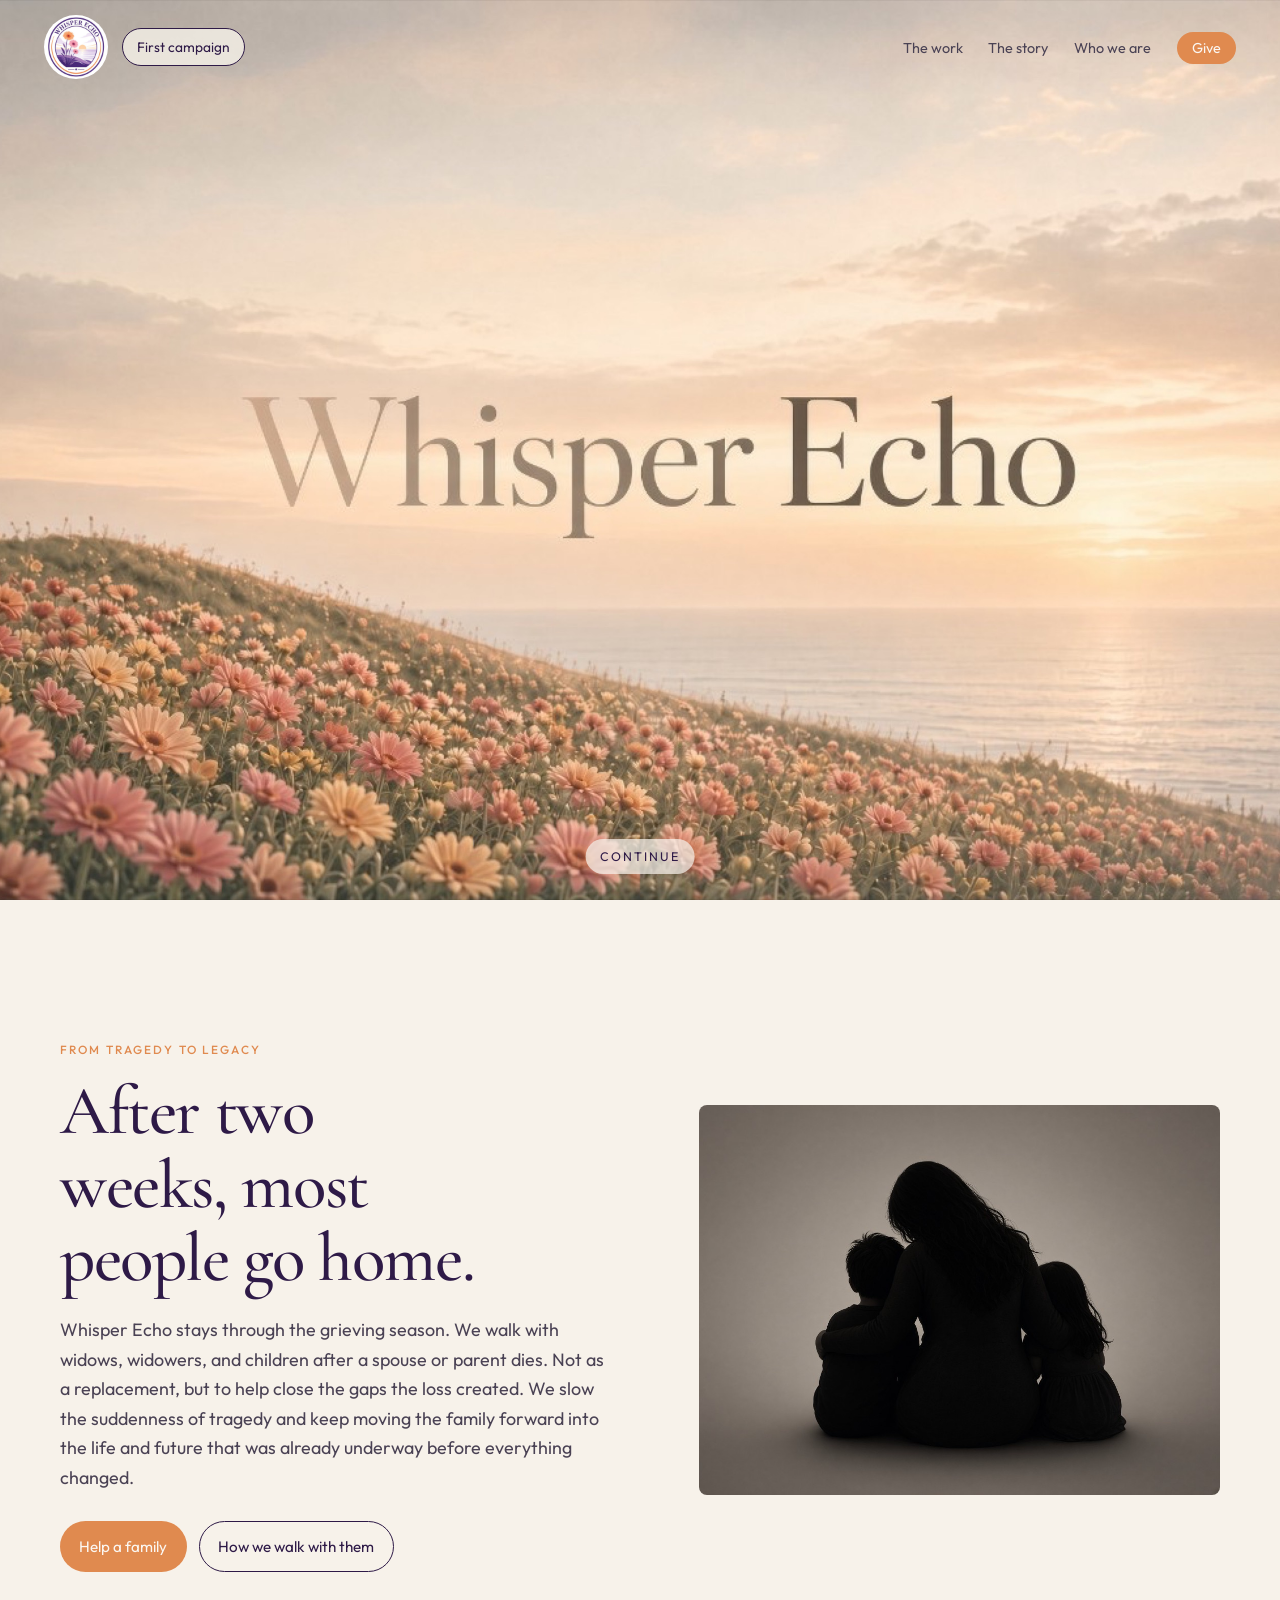
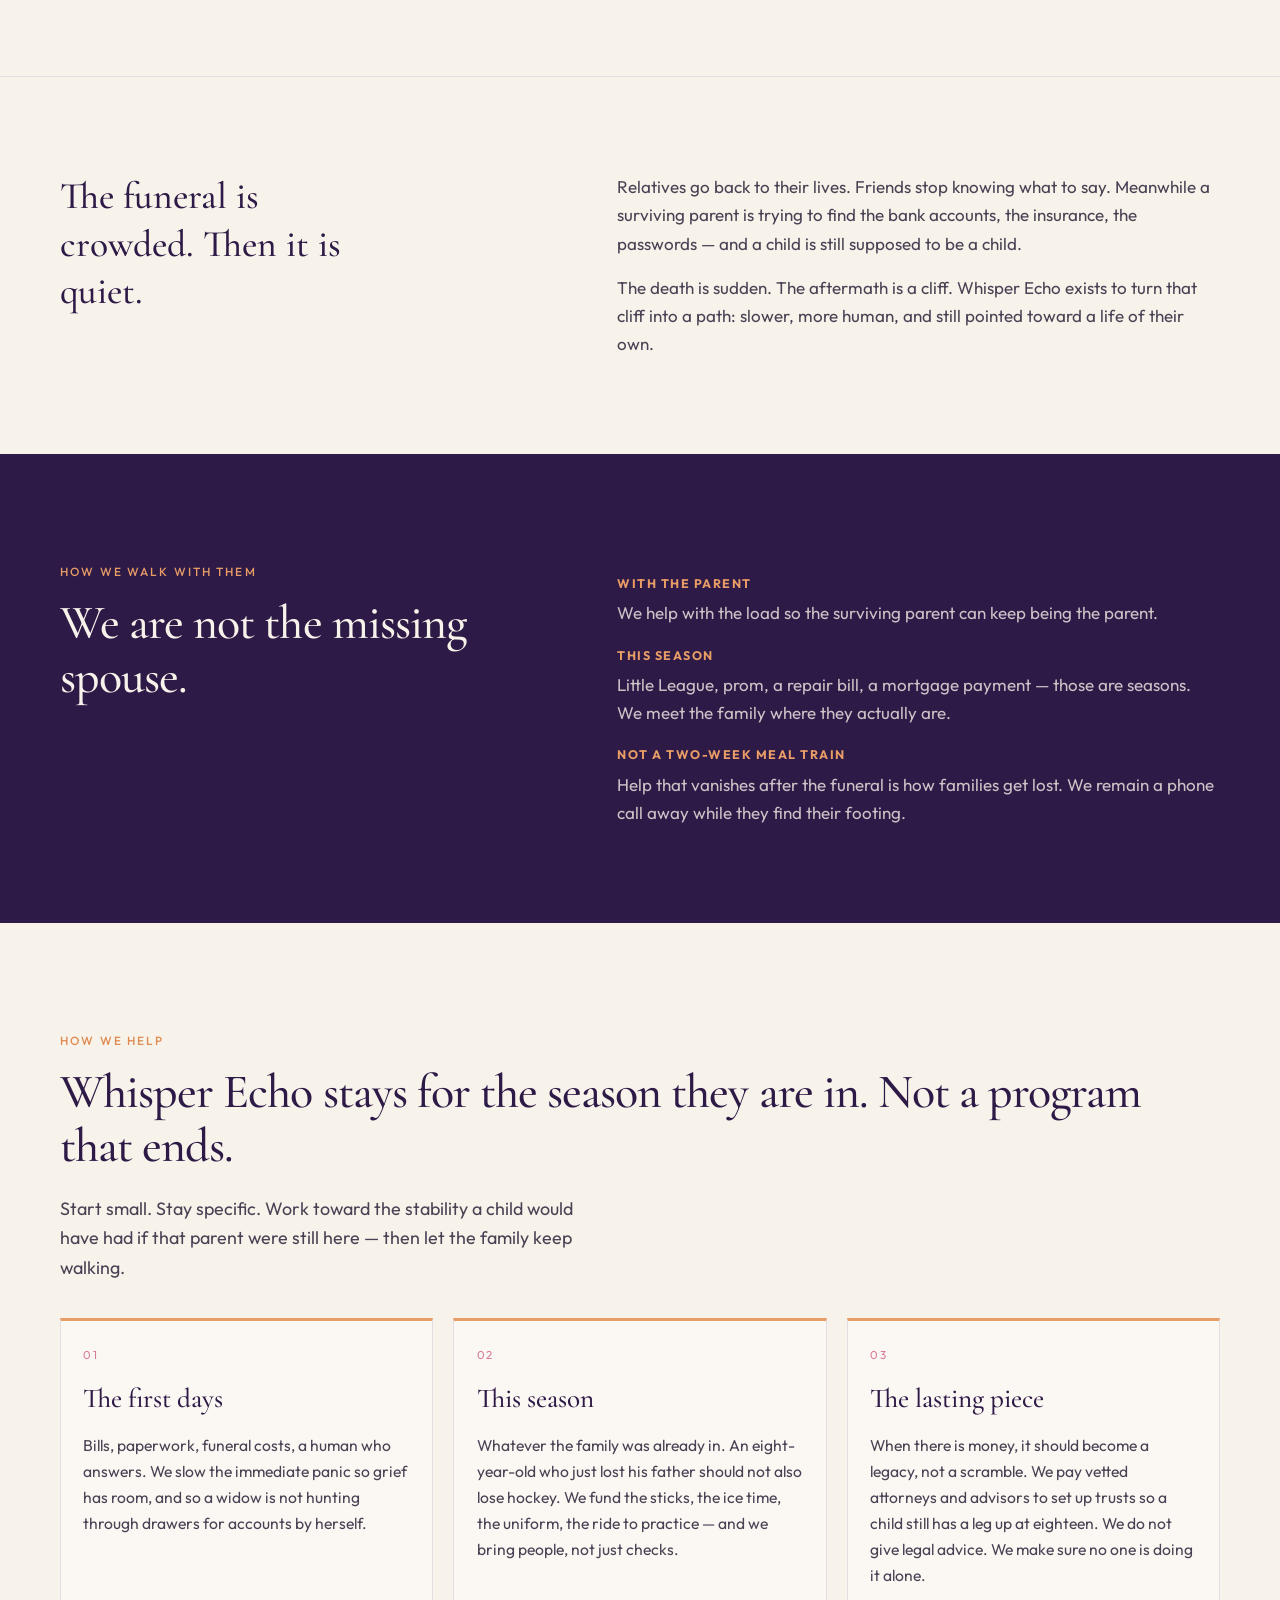
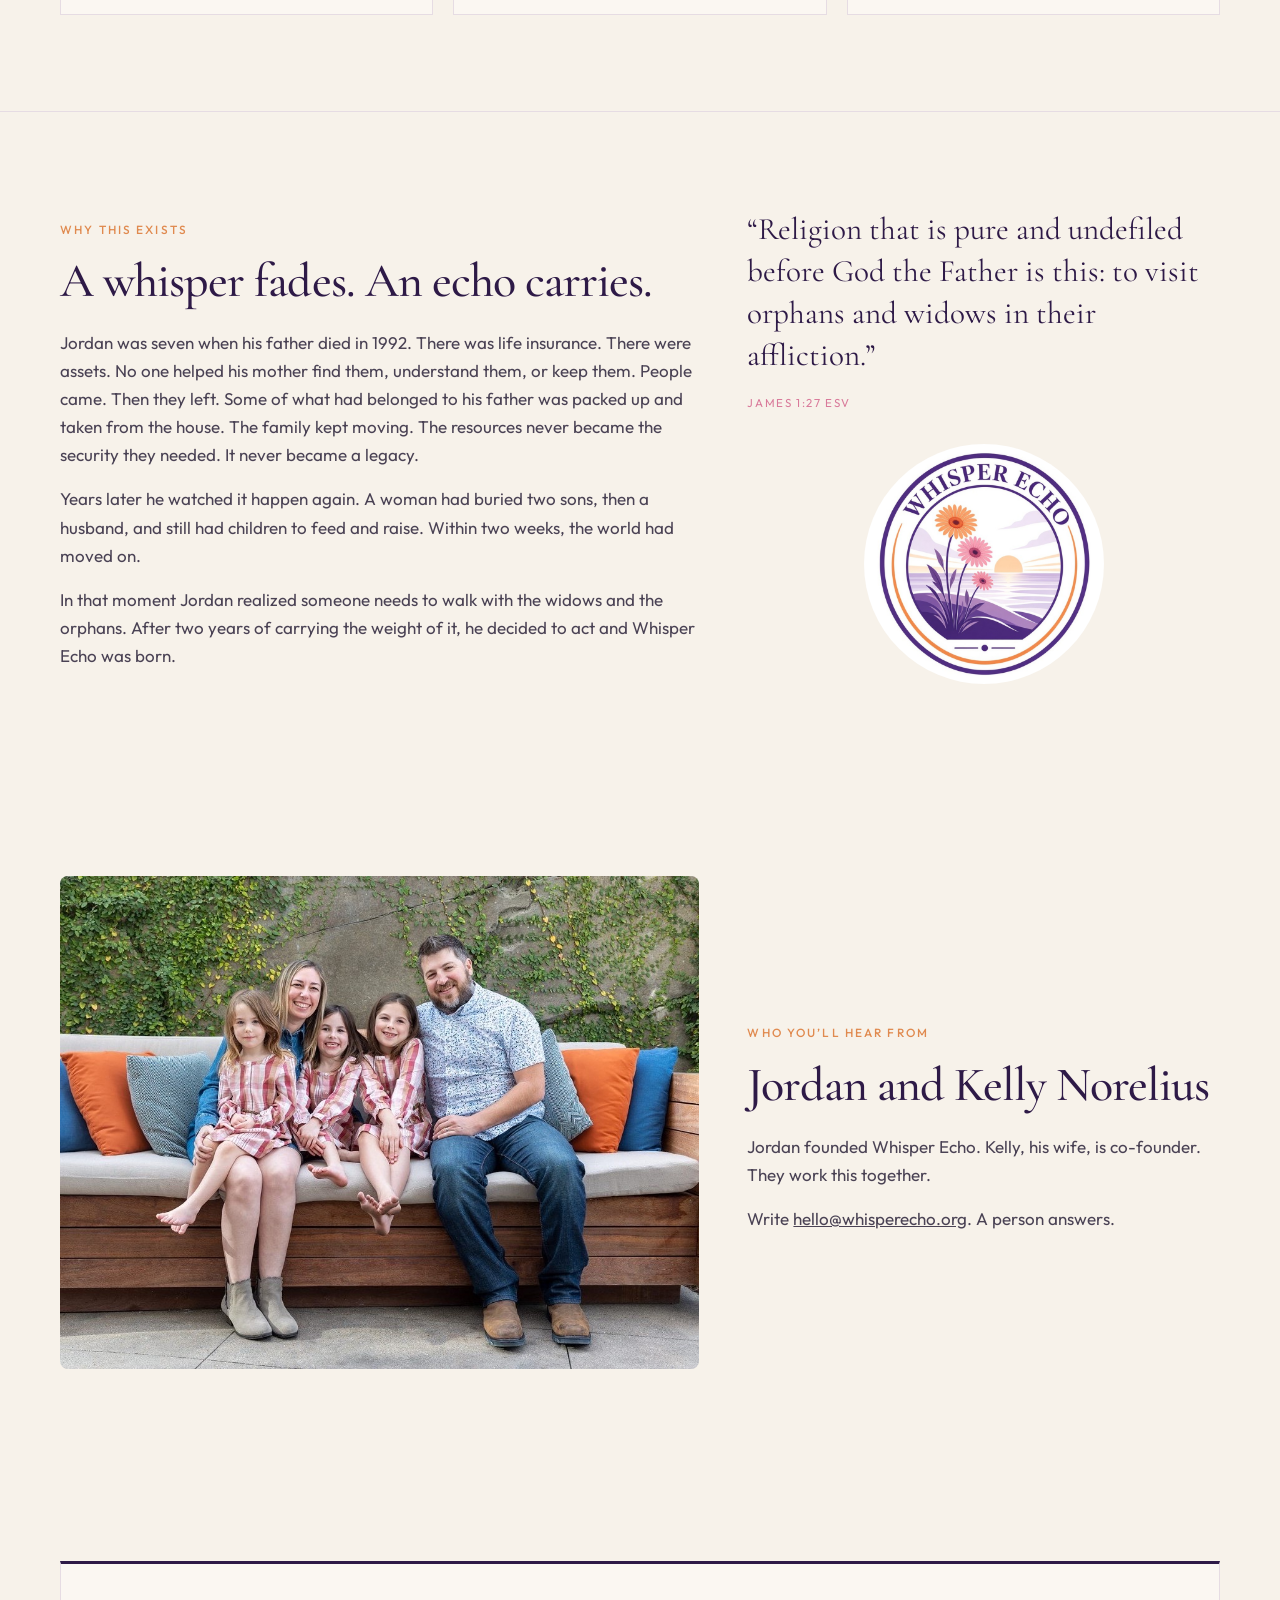
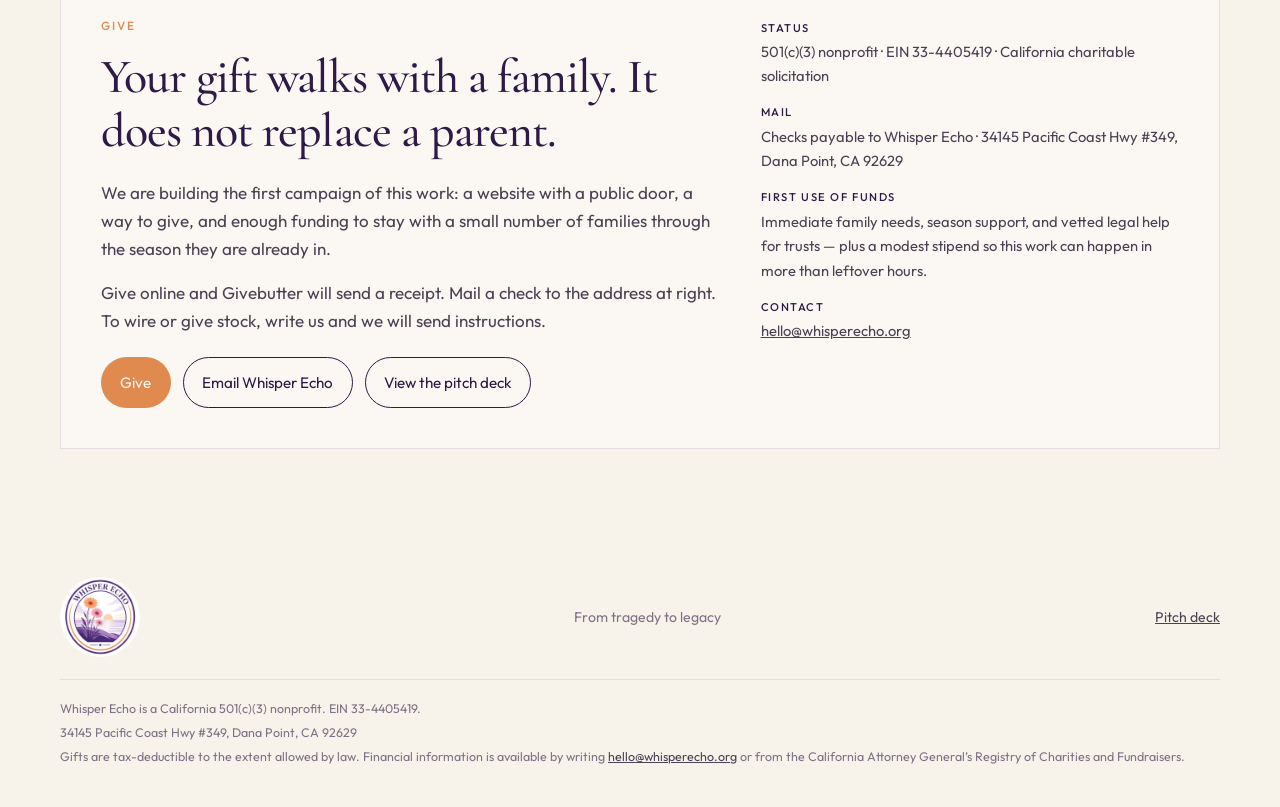
<file: index.html>
<!DOCTYPE html>
<html lang="en">
<head>
  <meta charset="UTF-8" />
  <meta name="viewport" content="width=device-width, initial-scale=1" />
  <title>Whisper Echo — From tragedy to legacy</title>
  <meta name="description" content="Whisper Echo stays through the grieving season. We walk with widows, widowers, and children after a spouse or parent dies — not as a replacement, but to help close the gaps the loss created." />
  <link rel="icon" href="assets/logo.png" type="image/png" />
  <link rel="preconnect" href="https://fonts.googleapis.com" />
  <link rel="preconnect" href="https://fonts.gstatic.com" crossorigin />
  <link href="https://fonts.googleapis.com/css2?family=Cormorant+Garamond:wght@500;600&family=Outfit:wght@400;500;600&display=swap" rel="stylesheet" />
  <link rel="stylesheet" href="css/site.css?v=7" />
</head>
<body>
  <a class="skip" href="#intro">Skip to content</a>

  <header class="nav" data-nav>
    <div class="brand-cluster">
      <a class="brand" href="#top">
        <img class="brand-mark" src="assets/logo.png" width="64" height="64" alt="Whisper Echo" />
      </a>
      <a class="campaign" href="deck.html">First campaign</a>
    </div>
    <button class="menu-btn" type="button" aria-expanded="false" aria-label="Open menu">Menu</button>
    <ul class="nav-links">
      <li><a href="#work">The work</a></li>
      <li><a href="#story">The story</a></li>
      <li><a href="#who">Who we are</a></li>
      <li><a href="https://givebutter.com/whisperecho" class="give" target="_blank" rel="noopener noreferrer">Give</a></li>
    </ul>
  </header>

  <main id="main">
    <section class="landing" id="top" data-landing aria-label="Whisper Echo">
      <div class="landing-frame">
        <video
          data-landing-video
          autoplay
          muted
          playsinline
          preload="auto"
          poster="assets/field.jpg"
          aria-hidden="true"
        >
          <source src="assets/landing.mp4" type="video/mp4" />
        </video>
      </div>
      <a class="landing-skip" href="#intro">Continue</a>
    </section>

    <section class="hero" id="intro">
      <div class="wrap hero-grid">
        <div>
          <p class="kicker">From tragedy to legacy</p>
          <h1>After two weeks, most people go home.</h1>
          <p class="lede">
            Whisper Echo stays through the grieving season. We walk with widows, widowers,
            and children after a spouse or parent dies. Not as a replacement, but to help
            close the gaps the loss created. We slow the suddenness of tragedy and keep
            moving the family forward into the life and future that was already underway
            before everything changed.
          </p>
          <div class="actions">
            <a class="btn btn-solid" href="#give">Help a family</a>
            <a class="btn btn-ghost" href="#work">How we walk with them</a>
          </div>
        </div>
        <figure class="hero-art">
          <img
            src="assets/silhouette-hero.jpg"
            width="1024"
            height="768"
            alt="Silhouette of a parent sitting with two children."
          />
        </figure>
      </div>
    </section>

    <hr class="rule" />

    <section class="band" id="problem">
      <div class="wrap split">
        <p class="pull">The funeral is crowded. Then it is quiet.</p>
        <div class="prose">
          <p>
            Relatives go back to their lives. Friends stop knowing what to say.
            Meanwhile a surviving parent is trying
            to find the bank accounts, the insurance, the passwords — and a child
            is still supposed to be a child.
          </p>
          <p>
            The death is sudden. The aftermath is a cliff. Whisper Echo exists to
            turn that cliff into a path: slower, more human, and still pointed
            toward a life of their own.
          </p>
        </div>
      </div>
    </section>

    <section class="band band-ink" id="not">
      <div class="wrap split">
        <div>
          <p class="kicker" style="color:var(--gold)">How we walk with them</p>
          <h2 class="section-title">We are not the missing spouse.</h2>
        </div>
        <div class="not-list">
          <div class="not-item">
            <h3>With the parent</h3>
            <p>We help with the load so the surviving parent can keep being the parent.</p>
          </div>
          <div class="not-item">
            <h3>This season</h3>
            <p>Little League, prom, a repair bill, a mortgage payment — those are seasons. We meet the family where they actually are.</p>
          </div>
          <div class="not-item">
            <h3>Not a two-week meal train</h3>
            <p>Help that vanishes after the funeral is how families get lost. We remain a phone call away while they find their footing.</p>
          </div>
        </div>
      </div>
    </section>

    <section class="band" id="work">
      <div class="wrap">
        <p class="kicker">How we help</p>
        <h2 class="section-title">Whisper Echo stays for the season they are in. Not a program that ends.</h2>
        <p class="lede" style="margin-bottom:2.2rem">
          Start small. Stay specific. Work toward the stability a child would have had
          if that parent were still here — then let the family keep walking.
        </p>
        <div class="seasons">
          <article class="season">
            <div class="num">01</div>
            <h3>The first days</h3>
            <p>
              Bills, paperwork, funeral costs, a human who answers. We slow the
              immediate panic so grief has room, and so a widow is not hunting
              through drawers for accounts by herself.
            </p>
          </article>
          <article class="season">
            <div class="num">02</div>
            <h3>This season</h3>
            <p>
              Whatever the family was already in. An eight-year-old who just lost
              his father should not also lose hockey. We fund the sticks, the ice
              time, the uniform, the ride to practice — and we bring people, not
              just checks.
            </p>
          </article>
          <article class="season">
            <div class="num">03</div>
            <h3>The lasting piece</h3>
            <p>
              When there is money, it should become a legacy, not a scramble.
              We pay vetted attorneys and advisors to set up trusts so a child
              still has a leg up at eighteen. We do not give legal advice.
              We make sure no one is doing it alone.
            </p>
          </article>
        </div>
      </div>
    </section>

    <hr class="rule" />

    <section class="band" id="story">
      <div class="wrap story-grid">
        <div>
          <p class="kicker">Why this exists</p>
          <h2 class="section-title">A whisper fades. An echo carries.</h2>
          <div class="prose">
            <p>
              Jordan was seven when his father died in 1992. There was life insurance.
              There were assets. No one helped his mother find them, understand them,
              or keep them. People came. Then they left. Some of what had belonged
              to his father was packed up and taken from the house. The family kept
              moving. The resources never became the security they needed. It never
              became a legacy.
            </p>
            <p>
              Years later he watched it happen again. A woman had buried two sons,
              then a husband, and still had children to feed and raise. Within two
              weeks, the world had moved on.
            </p>
            <p>
              In that moment Jordan realized someone needs to walk with the widows
              and the orphans. After two years of carrying the weight of it, he
              decided to act and Whisper Echo was born.
            </p>
          </div>
        </div>
        <div>
          <p class="quote">
            “Religion that is pure and undefiled before God the Father is this:
            to visit orphans and widows in their affliction.”
          </p>
          <p class="cite">James 1:27 ESV</p>
          <img
            class="story-seal"
            src="assets/logo.png"
            width="240"
            height="240"
            alt="Whisper Echo"
          />
        </div>
      </div>
    </section>

    <section class="band" id="who">
      <div class="wrap who-grid">
        <figure class="who-photo">
          <img
            src="assets/family.jpg"
            width="1024"
            height="790"
            alt="Jordan and Kelly Norelius with their three daughters."
          />
        </figure>
        <div>
          <p class="kicker">Who you’ll hear from</p>
          <h2 class="section-title">Jordan and Kelly Norelius</h2>
          <div class="prose">
            <p>
              Jordan founded Whisper Echo. Kelly, his wife, is co-founder.
              They work this together.
            </p>
            <p>
              Write <a href="mailto:hello@whisperecho.org">hello@whisperecho.org</a>.
              A person answers.
            </p>
          </div>
        </div>
      </div>
    </section>

    <section class="band" id="give">
      <div class="wrap">
        <div class="give-box">
          <div>
            <p class="kicker">Give</p>
            <h2 class="section-title">Your gift walks with a family. It does not replace a parent.</h2>
            <div class="prose">
              <p>
                We are building the first campaign of this work: a website with a
                public door, a way to give, and enough funding to stay with a
                small number of families through the season they are already in.
              </p>
              <p>
                Give online and Givebutter will send a receipt. Mail a check to
                the address at right. To wire or give stock, write us and we will
                send instructions.
              </p>
            </div>
            <div class="actions" style="margin-top:1.4rem">
              <a class="btn btn-solid" href="https://givebutter.com/whisperecho" target="_blank" rel="noopener noreferrer">Give</a>
              <a class="btn btn-ghost" href="mailto:hello@whisperecho.org?subject=I%20want%20to%20help%20Whisper%20Echo">Email Whisper Echo</a>
              <a class="btn btn-ghost" href="deck.html">View the pitch deck</a>
            </div>
          </div>
          <div class="meta">
            <p><strong>Status</strong> 501(c)(3) nonprofit · EIN 33-4405419 · California charitable solicitation</p>
            <p><strong>Mail</strong> Checks payable to Whisper Echo · 34145 Pacific Coast Hwy #349, Dana Point, CA 92629</p>
            <p><strong>First use of funds</strong> Immediate family needs, season support, and vetted legal help for trusts — plus a modest stipend so this work can happen in more than leftover hours.</p>
            <p><strong>Contact</strong> <a href="mailto:hello@whisperecho.org">hello@whisperecho.org</a></p>
          </div>
        </div>
      </div>
    </section>
  </main>

  <footer class="footer">
    <div class="wrap footer-row">
      <a class="footer-mark" href="#top">
        <img src="assets/logo.png" width="80" height="80" alt="Whisper Echo" />
      </a>
      <span>From tragedy to legacy</span>
      <a href="deck.html">Pitch deck</a>
    </div>
    <div class="wrap footer-legal">
      <p>Whisper Echo is a California 501(c)(3) nonprofit. EIN 33-4405419.</p>
      <p>34145 Pacific Coast Hwy #349, Dana Point, CA 92629</p>
      <p>
        Gifts are tax-deductible to the extent allowed by law. Financial information
        is available by writing
        <a href="mailto:hello@whisperecho.org">hello@whisperecho.org</a>
        or from the California Attorney General’s Registry of Charities and Fundraisers.
      </p>
    </div>
  </footer>

  <script src="js/site.js"></script>
</body>
</html>
</file>
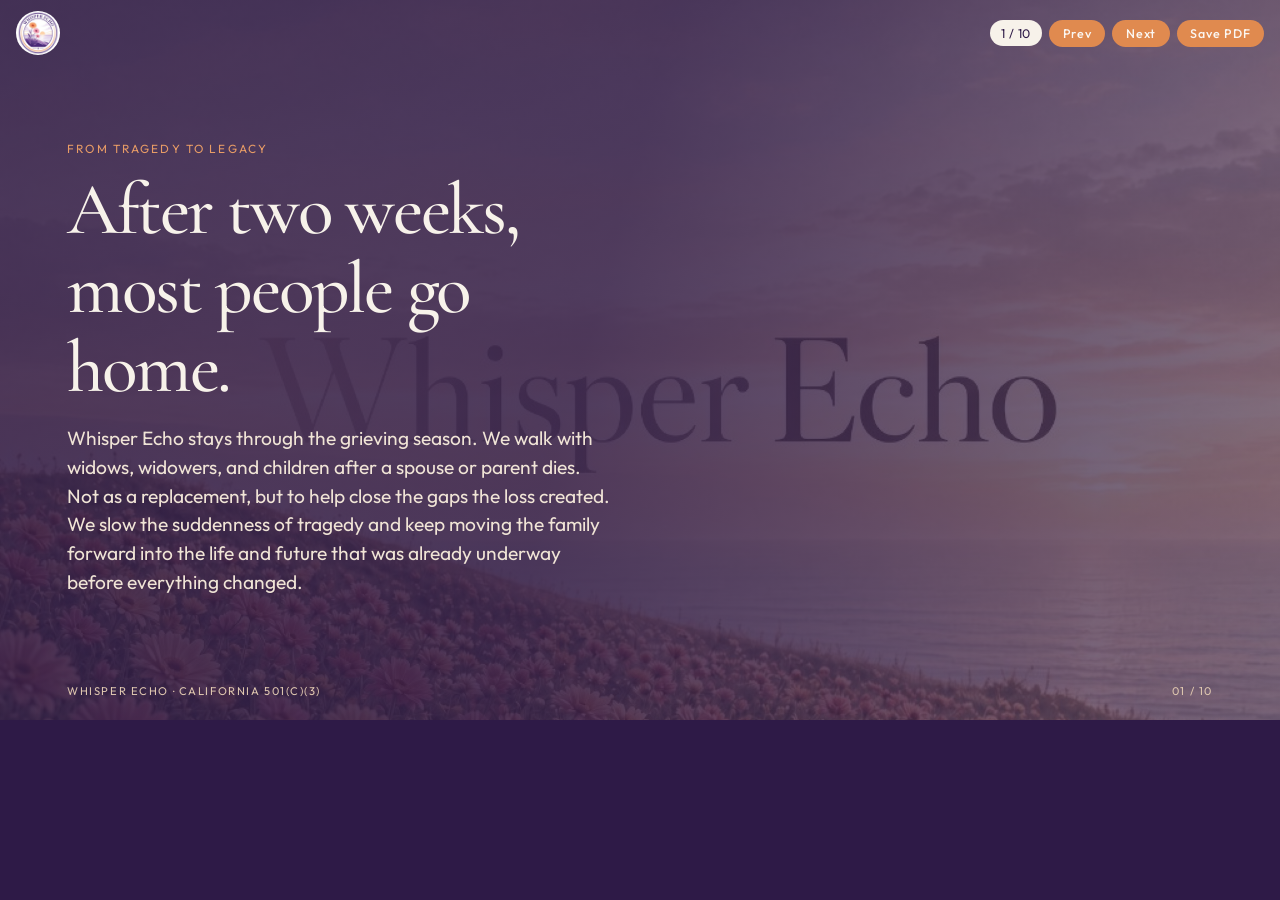
<file: deck.html>
<!DOCTYPE html>
<html lang="en">
<head>
  <meta charset="UTF-8" />
  <meta name="viewport" content="width=device-width, initial-scale=1" />
  <title>Whisper Echo — Pitch deck</title>
  <link rel="icon" href="assets/logo.png" type="image/png" />
  <link rel="preconnect" href="https://fonts.googleapis.com" />
  <link rel="preconnect" href="https://fonts.gstatic.com" crossorigin />
  <link href="https://fonts.googleapis.com/css2?family=Cormorant+Garamond:wght@500;600&family=Outfit:wght@400;500;600&display=swap" rel="stylesheet" />
  <link rel="stylesheet" href="css/deck.css?v=19" />
</head>
<body>
  <div class="chrome">
    <a class="chrome-brand" href="index.html"><img src="assets/logo.png" width="44" height="44" alt="Whisper Echo" /></a>
    <div class="chrome-controls">
      <span class="chrome-page"><span data-current>1</span> / <span data-total>10</span></span>
      <button type="button" data-prev>Prev</button>
      <button type="button" data-next>Next</button>
      <button type="button" data-print>Save PDF</button>
    </div>
  </div>

  <main class="deck">
    <section class="slide title-slide active">
      <p class="kicker">From tragedy to legacy</p>
      <h1>After two weeks, most people go home.</h1>
      <p class="lede">Whisper Echo stays through the grieving season. We walk with widows, widowers, and children after a spouse or parent dies. Not as a replacement, but to help close the gaps the loss created. We slow the suddenness of tragedy and keep moving the family forward into the life and future that was already underway before everything changed.</p>
      <div class="foot"><span>Whisper Echo · California 501(c)(3)</span><span>01 / 10</span></div>
    </section>

    <section class="slide">
      <p class="kicker">The problem</p>
      <h2>The funeral is crowded. Then it is quiet.</h2>
      <div class="columns">
        <p class="lede">Relatives leave. Friends go home. A surviving parent is still looking for bank accounts, insurance, and a reason to get a child to practice on Saturday.</p>
        <ul class="plain">
          <li>The loss is sudden. The paperwork is a second shock.</li>
          <li>Help that lasts two weeks is how families fall through.</li>
          <li>When there is money, no one helps them keep it. When there is not, the child’s season disappears too.</li>
        </ul>
      </div>
      <div class="foot"><span>Whisper Echo</span><span>02 / 10</span></div>
    </section>

    <section class="slide">
      <p class="kicker">Who we walk with</p>
      <h2>Widows, widowers, and children after a provider is gone.</h2>
      <p class="lede">A spouse. A mother. A father. Both. The name of the wound is less important than this: a household just lost the person who held the center, and most people go home in about two weeks.</p>
      <img
        class="slide-photo"
        src="assets/silhouette-deck.png"
        width="1024"
        height="768"
        alt="Silhouette of a parent holding two children."
      />
      <div class="foot"><span>Whisper Echo</span><span>03 / 10</span></div>
    </section>

    <section class="slide">
      <p class="kicker">What we are not</p>
      <h2>We will not become the missing spouse.</h2>
      <ul class="plain">
        <li>Not a permanent provider. That is a second dependency.</li>
        <li>Little League, prom, a repair bill, a mortgage payment — those are seasons. We meet the family where they actually are.</li>
        <li>Not a shelter, a hotel, or a housing empire. That can wait. This family cannot.</li>
        <li>We come, we slow the crash, we walk them into the next season, and we remain a call away.</li>
      </ul>
      <div class="foot"><span>Whisper Echo</span><span>04 / 10</span></div>
    </section>

    <section class="slide">
      <p class="kicker">The work</p>
      <h2>Three seasons.</h2>
      <div class="columns-3">
        <article class="card">
          <div class="num">01</div>
          <h3>The first days</h3>
          <p>Bills, paperwork, funeral costs, a human who answers. Slow the panic so grief has room.</p>
        </article>
        <article class="card">
          <div class="num">02</div>
          <h3>This season</h3>
          <p>Keep the life they were already in. A child who lost a parent should not also lose the team.</p>
        </article>
        <article class="card">
          <div class="num">03</div>
          <h3>The lasting piece</h3>
          <p>Pay vetted attorneys and advisors to build trusts — the leg up they would have had at eighteen.</p>
        </article>
      </div>
      <div class="foot"><span>Whisper Echo</span><span>05 / 10</span></div>
    </section>

    <section class="slide">
      <p class="kicker">What “this season” looks like</p>
      <h2>Meet the family where they already are.</h2>
      <ul class="plain">
        <li>A six-year-old whose father just died. He started T-ball. We bring the bats — and some men who will show up on Saturday.</li>
        <li>A widow with a mortgage due. We help with the payment so the house stays a home.</li>
        <li>A teenager staring at prom with one income in the house. We take that bill off the table so the night can still happen.</li>
      </ul>
      <div class="foot"><span>Whisper Echo</span><span>06 / 10</span></div>
    </section>

    <section class="slide">
      <p class="kicker">Why this exists</p>
      <h2>Jordan was seven. Two weeks later, everyone went home.</h2>
      <div class="columns">
        <p class="lede">His father died in 1992. There was life insurance. There were assets. No one helped his mother find them, understand them, or keep them. People came. Then they left. Some of what had belonged to his father was packed up and taken from the house. The family kept moving. The resources never became the security they needed. It never became a legacy.</p>
        <p class="lede">Years later he watched it happen again. A woman had buried two sons, then a husband, and still had children to feed and raise. Within two weeks, the world had moved on. In that moment Jordan realized someone needs to walk with the widows and the orphans. After two years of carrying the weight of it, he decided to act and Whisper Echo was born.</p>
      </div>
      <div class="foot"><span>Whisper Echo</span><span>07 / 10</span></div>
    </section>

    <section class="slide">
      <p class="kicker">How a gift is used</p>
      <h2>First dollars go to families. A little keeps the work alive.</h2>
      <div class="columns-3">
        <div>
          <p class="stat">40%</p>
          <p class="lede">First days — funeral, bills, paperwork, a person on the other end of the phone.</p>
        </div>
        <div>
          <p class="stat">35%</p>
          <p class="lede">This season — the child’s actual life. Equipment, dues, a ride, a dress, a teammate.</p>
        </div>
        <div>
          <p class="stat">25%</p>
          <p class="lede">Legacy setup and operations — attorney fees for trusts, compliance, and a modest stipend so this is not leftover-hour charity.</p>
        </div>
      </div>
      <div class="foot"><span>How this campaign is used · We will publish actuals</span><span>08 / 10</span></div>
    </section>

    <section class="slide">
      <p class="kicker">The ask</p>
      <p class="ask">$100,000</p>
      <p class="lede">Seed the first campaign: walk with a small number of families through the first days and the season they are already in, and start the legal relationships that turn assets into legacy.</p>
      <p class="lede" style="margin-top:1rem">We sat with this for two years because taking people’s money is a serious thing. We are licensed, banked, and cleared to solicit in California. The work is ready to begin.</p>
      <p class="lede" style="margin-top:1rem">Give: <a href="https://givebutter.com/whisperecho">givebutter.com/whisperecho</a></p>
      <div class="slide-seal">
        <img src="assets/logo.png" width="288" height="288" alt="Whisper Echo" />
      </div>
      <div class="foot"><span>Whisper Echo</span><span>09 / 10</span></div>
    </section>

    <section class="slide title-slide">
      <p class="kicker">From tragedy to legacy</p>
      <h1>When everyone else has gone home.</h1>
      <p class="lede">Jordan Norelius, President<br />Kelly Norelius, Secretary/Treasurer<br /><a href="mailto:hello@whisperecho.org">hello@whisperecho.org</a> · EIN 33-4405419<br />California 501(c)(3)<br /><a href="https://givebutter.com/whisperecho">givebutter.com/whisperecho</a></p>
      <div class="slide-qr">
        <img src="assets/give-qr.png" width="528" height="528" alt="QR code to give to Whisper Echo." />
      </div>
      <div class="foot"><span>Thank you</span><span>10 / 10</span></div>
    </section>
  </main>

  <script src="js/deck.js"></script>
</body>
</html>
</file>
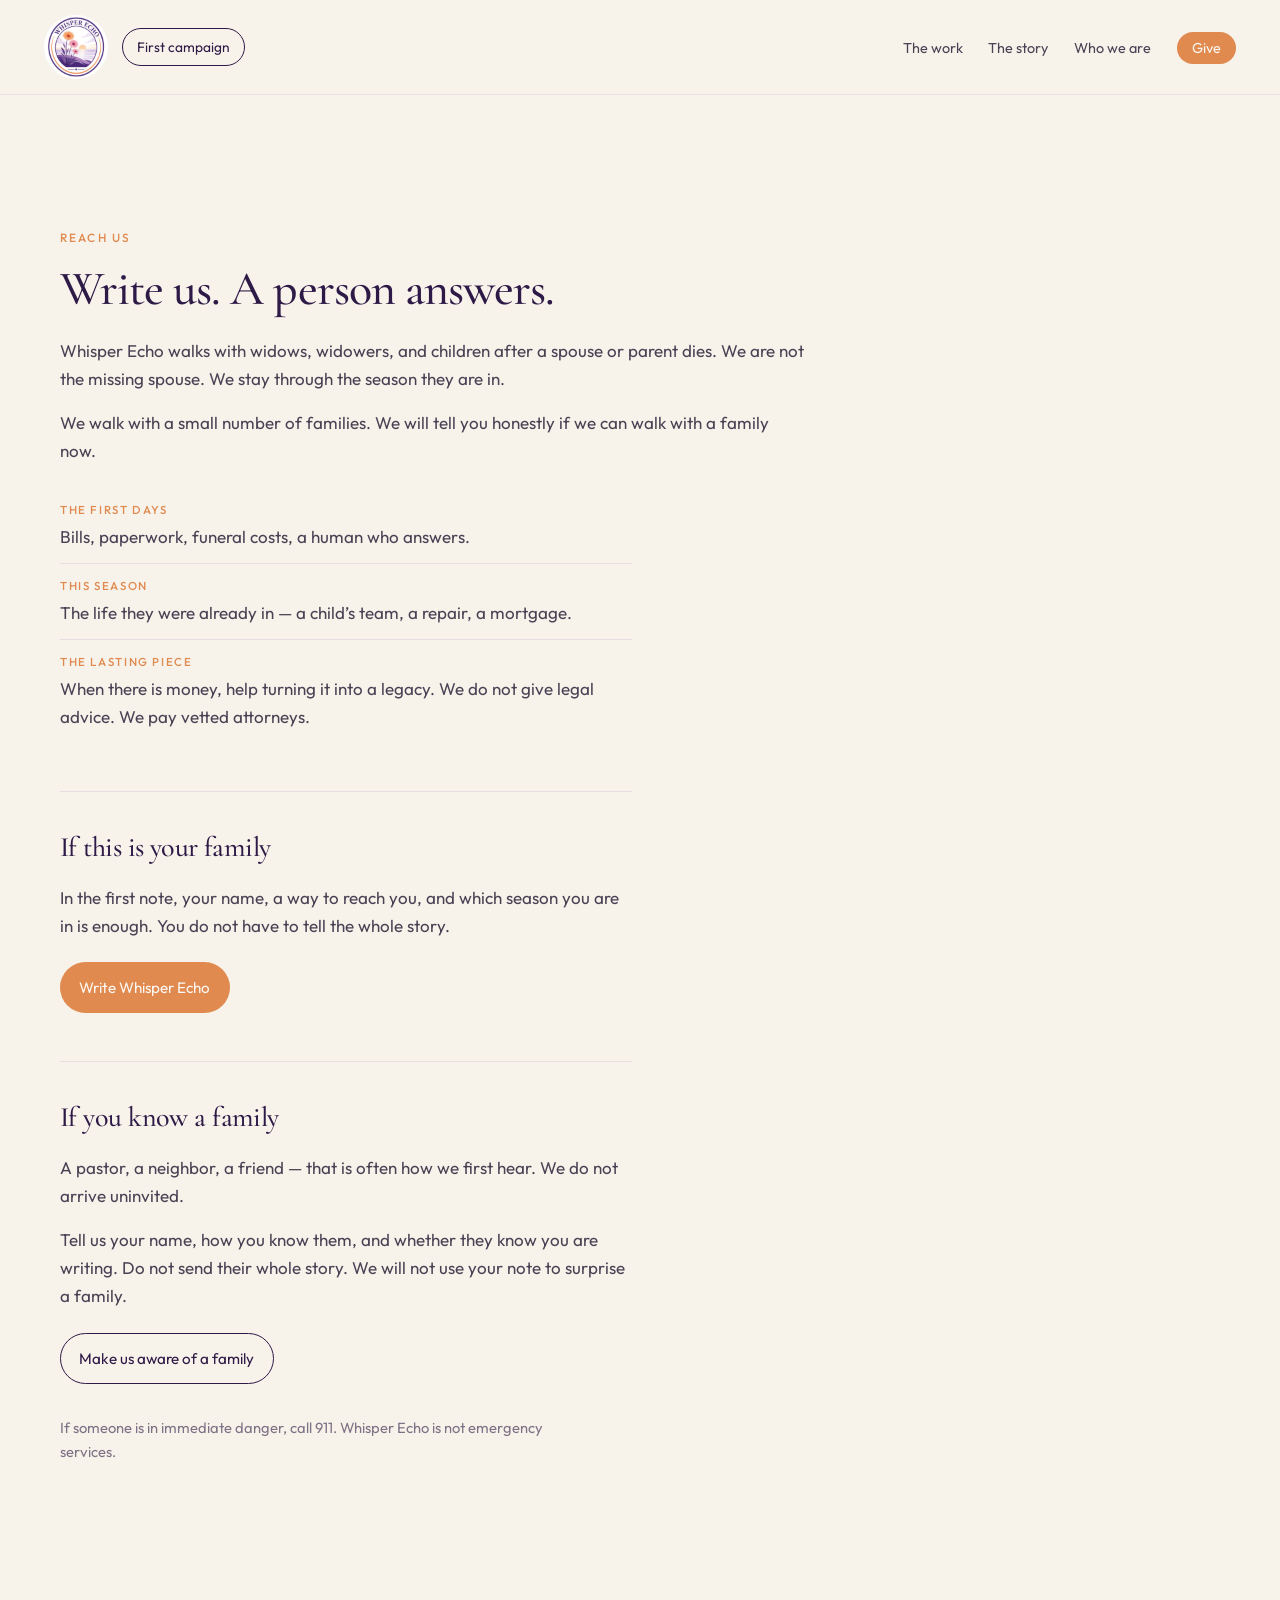
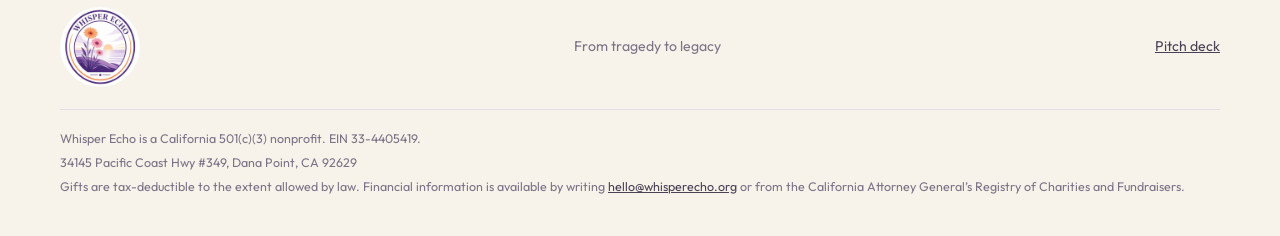
<file: help.html>
<!DOCTYPE html>
<html lang="en">
<head>
  <meta charset="UTF-8" />
  <meta name="viewport" content="width=device-width, initial-scale=1" />
  <title>Reach Whisper Echo</title>
  <meta name="robots" content="noindex" />
  <meta name="description" content="Write Whisper Echo if your family needs us, or if you know a widow, widower, or child after a spouse or parent dies." />
  <link rel="icon" href="assets/logo.png" type="image/png" />
  <link rel="preconnect" href="https://fonts.googleapis.com" />
  <link rel="preconnect" href="https://fonts.gstatic.com" crossorigin />
  <link href="https://fonts.googleapis.com/css2?family=Cormorant+Garamond:wght@500;600&family=Outfit:wght@400;500;600&display=swap" rel="stylesheet" />
  <link rel="stylesheet" href="css/site.css?v=7" />
</head>
<body class="page-inner">
  <a class="skip" href="#main">Skip to content</a>

  <header class="nav is-solid" data-nav>
    <div class="brand-cluster">
      <a class="brand" href="index.html">
        <img class="brand-mark" src="assets/logo.png" width="64" height="64" alt="Whisper Echo" />
      </a>
      <a class="campaign" href="deck.html">First campaign</a>
    </div>
    <button class="menu-btn" type="button" aria-expanded="false" aria-label="Open menu">Menu</button>
    <ul class="nav-links">
      <li><a href="index.html#work">The work</a></li>
      <li><a href="index.html#story">The story</a></li>
      <li><a href="index.html#who">Who we are</a></li>
      <li><a href="https://givebutter.com/whisperecho" class="give" target="_blank" rel="noopener noreferrer">Give</a></li>
    </ul>
  </header>

  <main id="main">
    <section class="band">
      <div class="wrap">
        <p class="kicker">Reach us</p>
        <h1 class="section-title">Write us. A person answers.</h1>
        <div class="prose">
          <p>
            Whisper Echo walks with widows, widowers, and children after a spouse
            or parent dies. We are not the missing spouse. We stay through the
            season they are in.
          </p>
          <p>
            We walk with a small number of families. We will tell you honestly
            if we can walk with a family now.
          </p>
        </div>
        <ul class="help-list">
          <li>
            <strong>The first days</strong>
            Bills, paperwork, funeral costs, a human who answers.
          </li>
          <li>
            <strong>This season</strong>
            The life they were already in — a child’s team, a repair, a mortgage.
          </li>
          <li>
            <strong>The lasting piece</strong>
            When there is money, help turning it into a legacy. We do not give legal advice. We pay vetted attorneys.
          </li>
        </ul>

        <div class="help-block">
          <h2>If this is your family</h2>
          <div class="prose">
            <p>
              In the first note, your name, a way to reach you, and which season
              you are in is enough. You do not have to tell the whole story.
            </p>
          </div>
          <div class="actions" style="margin-top:1.4rem">
            <a class="btn btn-solid" href="mailto:hello@whisperecho.org?subject=A%20family%20needs%20Whisper%20Echo">Write Whisper Echo</a>
          </div>
        </div>

        <div class="help-block">
          <h2>If you know a family</h2>
          <div class="prose">
            <p>
              A pastor, a neighbor, a friend — that is often how we first hear.
              We do not arrive uninvited.
            </p>
            <p>
              Tell us your name, how you know them, and whether they know you
              are writing. Do not send their whole story. We will not use your
              note to surprise a family.
            </p>
          </div>
          <div class="actions" style="margin-top:1.4rem">
            <a class="btn btn-ghost" href="mailto:hello@whisperecho.org?subject=I%20want%20to%20make%20Whisper%20Echo%20aware%20of%20a%20family">Make us aware of a family</a>
          </div>
        </div>
        <p class="help-urgent">
          If someone is in immediate danger, call 911. Whisper Echo is not
          emergency services.
        </p>
      </div>
    </section>
  </main>

  <footer class="footer">
    <div class="wrap footer-row">
      <a class="footer-mark" href="index.html">
        <img src="assets/logo.png" width="80" height="80" alt="Whisper Echo" />
      </a>
      <span>From tragedy to legacy</span>
      <a href="deck.html">Pitch deck</a>
    </div>
    <div class="wrap footer-legal">
      <p>Whisper Echo is a California 501(c)(3) nonprofit. EIN 33-4405419.</p>
      <p>34145 Pacific Coast Hwy #349, Dana Point, CA 92629</p>
      <p>
        Gifts are tax-deductible to the extent allowed by law. Financial information
        is available by writing
        <a href="mailto:hello@whisperecho.org">hello@whisperecho.org</a>
        or from the California Attorney General’s Registry of Charities and Fundraisers.
      </p>
    </div>
  </footer>

  <script src="js/site.js"></script>
</body>
</html>
</file>
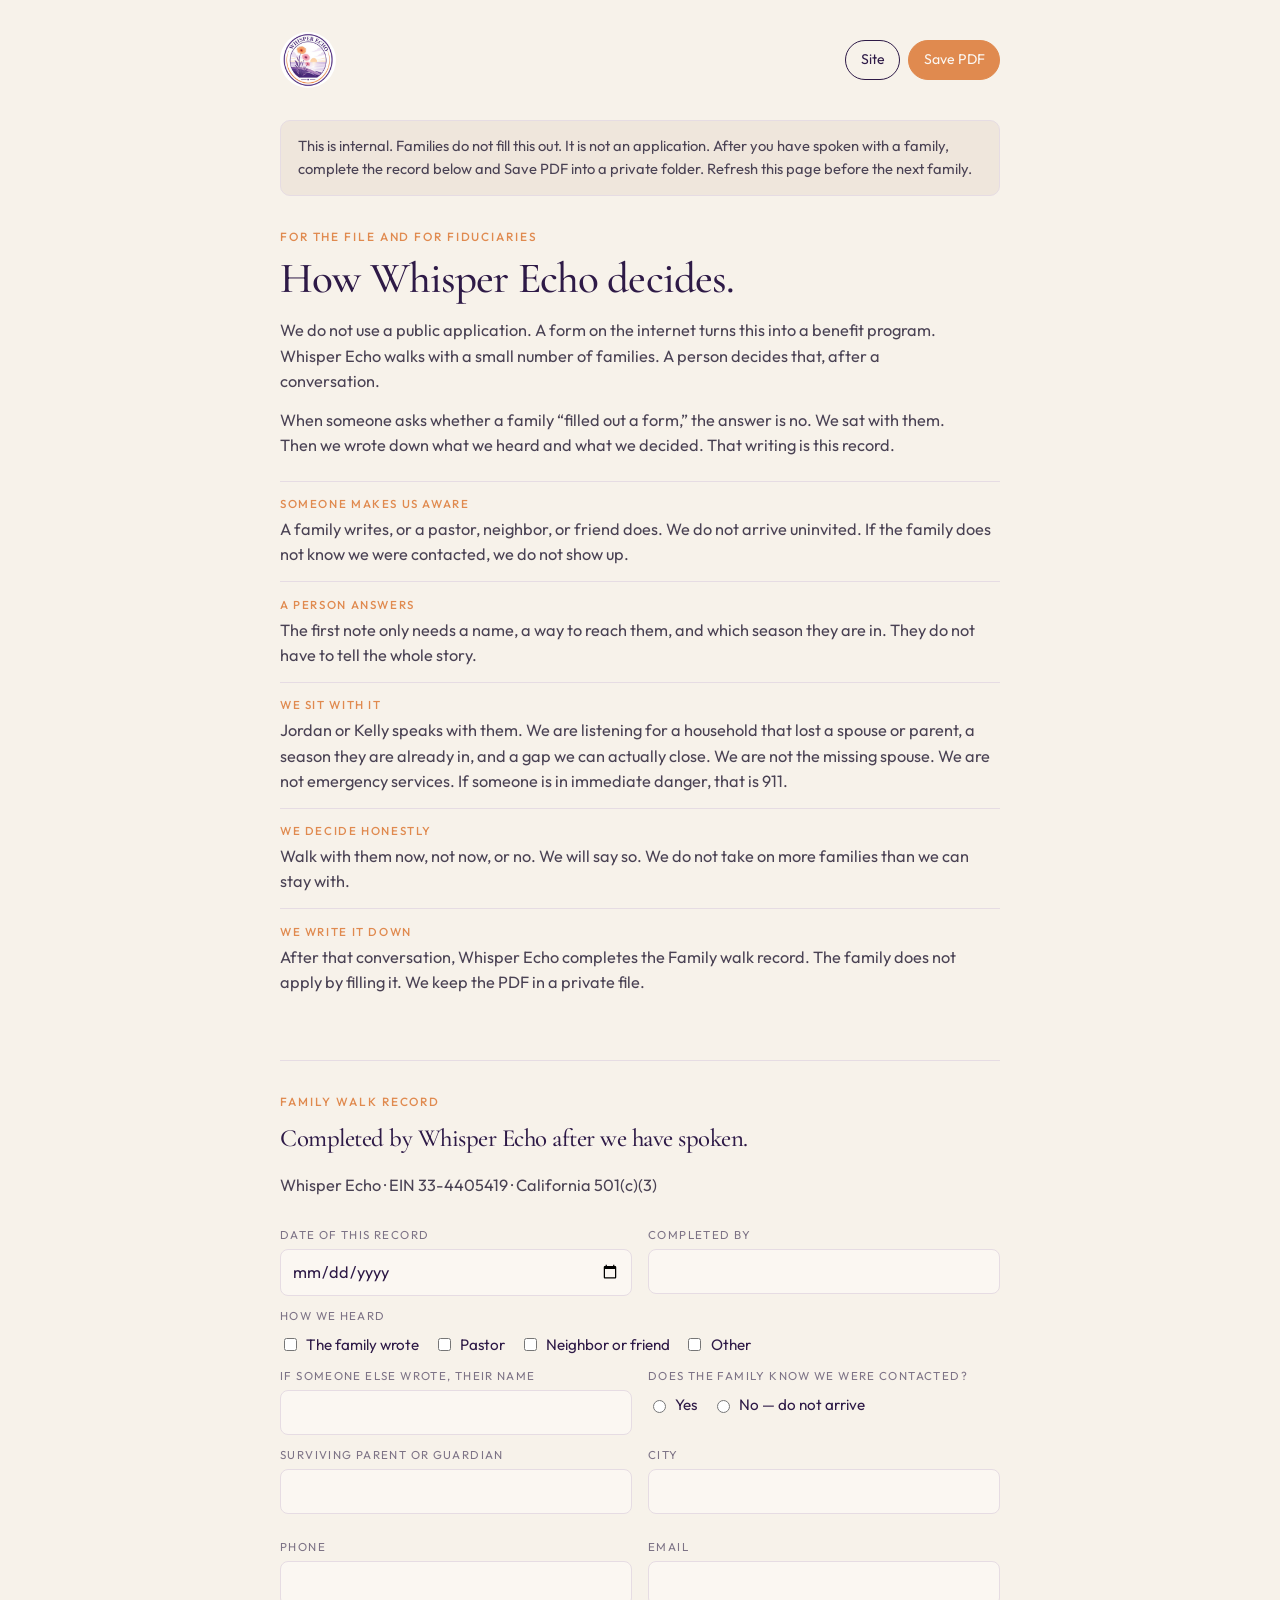
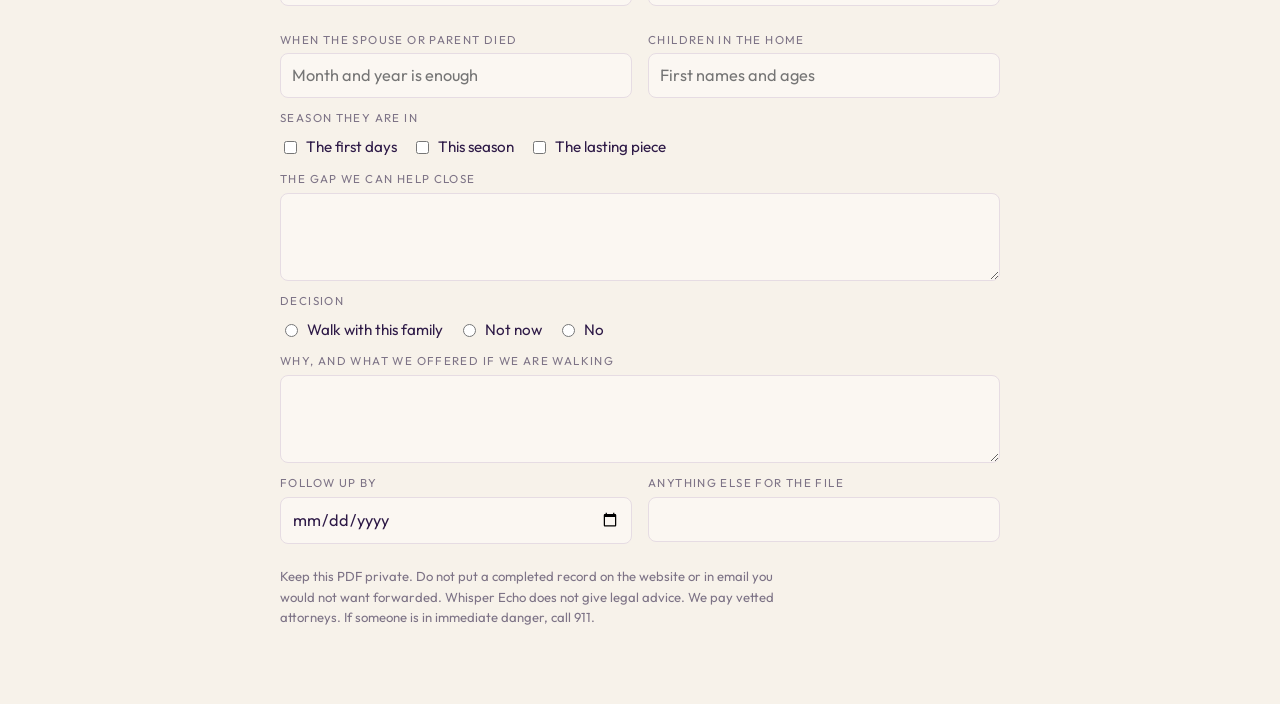
<file: how-we-decide.html>
<!DOCTYPE html>
<html lang="en">
<head>
  <meta charset="UTF-8" />
  <meta name="viewport" content="width=device-width, initial-scale=1" />
  <title>How Whisper Echo decides</title>
  <meta name="robots" content="noindex, nofollow" />
  <link rel="icon" href="assets/logo.png" type="image/png" />
  <link rel="preconnect" href="https://fonts.googleapis.com" />
  <link rel="preconnect" href="https://fonts.gstatic.com" crossorigin />
  <link href="https://fonts.googleapis.com/css2?family=Cormorant+Garamond:wght@500;600&family=Outfit:wght@400;500;600&display=swap" rel="stylesheet" />
  <link rel="stylesheet" href="css/vetting.css" />
</head>
<body>
  <div class="wrap">
    <div class="top">
      <img src="assets/logo.png" width="56" height="56" alt="Whisper Echo" />
      <div class="top-actions no-print">
        <a class="btn" href="index.html">Site</a>
        <button class="btn btn-solid" type="button" data-print>Save PDF</button>
      </div>
    </div>

    <p class="notice no-print">
      This is internal. Families do not fill this out. It is not an application.
      After you have spoken with a family, complete the record below and Save PDF
      into a private folder. Refresh this page before the next family.
    </p>

    <p class="kicker">For the file and for fiduciaries</p>
    <h1>How Whisper Echo decides.</h1>
    <div class="prose">
      <p>
        We do not use a public application. A form on the internet turns this
        into a benefit program. Whisper Echo walks with a small number of
        families. A person decides that, after a conversation.
      </p>
      <p>
        When someone asks whether a family “filled out a form,” the answer is
        no. We sat with them. Then we wrote down what we heard and what we
        decided. That writing is this record.
      </p>
    </div>
    <ol class="steps">
      <li>
        <strong>Someone makes us aware</strong>
        A family writes, or a pastor, neighbor, or friend does. We do not
        arrive uninvited. If the family does not know we were contacted, we
        do not show up.
      </li>
      <li>
        <strong>A person answers</strong>
        The first note only needs a name, a way to reach them, and which
        season they are in. They do not have to tell the whole story.
      </li>
      <li>
        <strong>We sit with it</strong>
        Jordan or Kelly speaks with them. We are listening for a household
        that lost a spouse or parent, a season they are already in, and a
        gap we can actually close. We are not the missing spouse. We are
        not emergency services. If someone is in immediate danger, that is
        911.
      </li>
      <li>
        <strong>We decide honestly</strong>
        Walk with them now, not now, or no. We will say so. We do not take
        on more families than we can stay with.
      </li>
      <li>
        <strong>We write it down</strong>
        After that conversation, Whisper Echo completes the Family walk
        record. The family does not apply by filling it. We keep the PDF
        in a private file.
      </li>
    </ol>

    <form class="sheet" autocomplete="off">
      <p class="kicker">Family walk record</p>
      <h2>Completed by Whisper Echo after we have spoken.</h2>
      <p class="prose">Whisper Echo · EIN 33-4405419 · California 501(c)(3)</p>

      <div class="grid">
        <div class="field">
          <label for="record-date">Date of this record</label>
          <input id="record-date" name="record-date" type="date" />
        </div>
        <div class="field">
          <label for="completed-by">Completed by</label>
          <input id="completed-by" name="completed-by" type="text" />
        </div>
      </div>

      <div class="field">
        <label>How we heard</label>
        <div class="choices">
          <label><input type="checkbox" name="heard" value="family" /> The family wrote</label>
          <label><input type="checkbox" name="heard" value="pastor" /> Pastor</label>
          <label><input type="checkbox" name="heard" value="neighbor" /> Neighbor or friend</label>
          <label><input type="checkbox" name="heard" value="other" /> Other</label>
        </div>
      </div>

      <div class="grid">
        <div class="field">
          <label for="referrer">If someone else wrote, their name</label>
          <input id="referrer" name="referrer" type="text" />
        </div>
        <div class="field">
          <label>Does the family know we were contacted?</label>
          <div class="choices">
            <label><input type="radio" name="knows" value="yes" /> Yes</label>
            <label><input type="radio" name="knows" value="no" /> No — do not arrive</label>
          </div>
        </div>
      </div>

      <div class="grid">
        <div class="field">
          <label for="parent">Surviving parent or guardian</label>
          <input id="parent" name="parent" type="text" />
        </div>
        <div class="field">
          <label for="city">City</label>
          <input id="city" name="city" type="text" />
        </div>
        <div class="field">
          <label for="phone">Phone</label>
          <input id="phone" name="phone" type="tel" />
        </div>
        <div class="field">
          <label for="email">Email</label>
          <input id="email" name="email" type="email" />
        </div>
        <div class="field">
          <label for="loss">When the spouse or parent died</label>
          <input id="loss" name="loss" type="text" placeholder="Month and year is enough" />
        </div>
        <div class="field">
          <label for="children">Children in the home</label>
          <input id="children" name="children" type="text" placeholder="First names and ages" />
        </div>
      </div>

      <div class="field">
        <label>Season they are in</label>
        <div class="choices">
          <label><input type="checkbox" name="season" value="first" /> The first days</label>
          <label><input type="checkbox" name="season" value="this" /> This season</label>
          <label><input type="checkbox" name="season" value="lasting" /> The lasting piece</label>
        </div>
      </div>

      <div class="field span">
        <label for="gap">The gap we can help close</label>
        <textarea id="gap" name="gap"></textarea>
      </div>

      <div class="field">
        <label>Decision</label>
        <div class="choices">
          <label><input type="radio" name="decision" value="walk" /> Walk with this family</label>
          <label><input type="radio" name="decision" value="later" /> Not now</label>
          <label><input type="radio" name="decision" value="no" /> No</label>
        </div>
      </div>

      <div class="field span">
        <label for="reason">Why, and what we offered if we are walking</label>
        <textarea id="reason" name="reason"></textarea>
      </div>

      <div class="grid">
        <div class="field">
          <label for="follow-up">Follow up by</label>
          <input id="follow-up" name="follow-up" type="date" />
        </div>
        <div class="field">
          <label for="notes">Anything else for the file</label>
          <input id="notes" name="notes" type="text" />
        </div>
      </div>

      <p class="fine">
        Keep this PDF private. Do not put a completed record on the website
        or in email you would not want forwarded. Whisper Echo does not give
        legal advice. We pay vetted attorneys. If someone is in immediate
        danger, call 911.
      </p>
    </form>
  </div>
  <script>
    document.querySelector("[data-print]")?.addEventListener("click", () => window.print());
  </script>
</body>
</html>
</file>
<file: css/site.css>
:root {
  --paper: #f7f2ea;
  --paper-2: #efe6dc;
  --ink: #4a4254;
  --ink-deep: #2e1a47;
  --muted: #7d7386;
  --rule: #e6dce3;
  --clay: #e08a4f;
  --clay-2: #c46d38;
  --rose: #d97a9a;
  --gold: #e89c66;
  --sage: #8f917c;
  --sea: #9b86b3;
  --sea-deep: #2e1a47;
  --white: #fbf7f2;
  --serif: "Cormorant Garamond", "Iowan Old Style", Palatino, serif;
  --sans: "Outfit", "Avenir Next", "Segoe UI", sans-serif;
  --measure: 68ch;
  --wide: 1160px;
  --pad: clamp(1.25rem, 4vw, 2.75rem);
}

*,
*::before,
*::after {
  box-sizing: border-box;
}

html { scroll-behavior: smooth; }

@media (prefers-reduced-motion: reduce) {
  html { scroll-behavior: auto; }
  * { animation: none !important; transition: none !important; }
  .landing-frame video { transform: none; }
}

body {
  margin: 0;
  background: var(--paper);
  color: var(--ink);
  font-family: var(--sans);
  font-size: 1.0625rem;
  line-height: 1.65;
}

img { max-width: 100%; display: block; }
a { color: inherit; }
button { font: inherit; }

.skip {
  position: absolute;
  left: -999px;
  top: 0.5rem;
  background: var(--ink-deep);
  color: var(--paper);
  padding: 0.5rem 0.85rem;
  z-index: 100;
}

.skip:focus { left: 0.5rem; }

.wrap {
  width: min(var(--wide), calc(100% - 2 * var(--pad)));
  margin-inline: auto;
}

.nav {
  position: fixed;
  top: 0;
  left: 0;
  right: 0;
  z-index: 20;
  display: flex;
  align-items: center;
  justify-content: space-between;
  gap: 1rem;
  padding: 0.95rem var(--pad);
  background: transparent;
  border-bottom: 1px solid transparent;
  transition: background 0.35s ease, border-color 0.35s ease, backdrop-filter 0.35s ease;
}

.nav.is-solid {
  background: color-mix(in srgb, var(--paper) 90%, transparent);
  backdrop-filter: blur(12px);
  border-bottom-color: color-mix(in srgb, var(--rule) 80%, transparent);
}

.brand-cluster {
  display: flex;
  align-items: center;
  gap: 0.85rem;
  min-width: 0;
}

.brand {
  display: flex;
  align-items: center;
  text-decoration: none;
  flex-shrink: 0;
}

.campaign {
  text-decoration: none;
  font-size: 0.86rem;
  white-space: nowrap;
  border: 1px solid var(--ink-deep);
  color: var(--ink-deep);
  padding: 0.4rem 0.9rem;
  border-radius: 999px;
  background: color-mix(in srgb, var(--paper) 78%, transparent);
}

.campaign:hover {
  background: var(--ink-deep);
  color: var(--paper);
}

.brand-mark {
  display: block;
  width: 64px;
  height: 64px;
  border-radius: 50%;
  object-fit: cover;
  object-position: center;
  background: var(--paper);
}

.nav-links {
  display: flex;
  align-items: center;
  gap: 1.6rem;
  list-style: none;
  margin: 0;
  padding: 0;
}

.nav-links a {
  text-decoration: none;
  font-size: 0.9rem;
  color: var(--ink);
}

.nav-links a:hover { color: var(--ink-deep); }

.nav-links .need {
  border: 1px solid var(--ink-deep);
  color: var(--ink-deep) !important;
  padding: 0.4rem 0.9rem;
  border-radius: 999px;
  background: color-mix(in srgb, var(--paper) 78%, transparent);
}

.nav-links .need:hover {
  background: var(--ink-deep);
  color: var(--paper) !important;
}

.nav-links .give {
  background: var(--clay);
  color: var(--white) !important;
  padding: 0.45rem 0.95rem;
  border-radius: 999px;
}

.menu-btn {
  display: none;
  background: none;
  border: 1px solid var(--rule);
  border-radius: 8px;
  padding: 0.4rem 0.6rem;
  cursor: pointer;
}

.landing {
  position: relative;
  height: 100dvh;
  min-height: 28rem;
  overflow: hidden;
  background: var(--paper-2);
}

.landing-frame {
  position: absolute;
  inset: 0;
}

.landing-frame video {
  width: 100%;
  height: 100%;
  max-width: none;
  object-fit: cover;
  object-position: center;
}

.landing-skip {
  position: absolute;
  left: 50%;
  bottom: 1.6rem;
  transform: translateX(-50%);
  z-index: 2;
  color: var(--ink-deep);
  text-decoration: none;
  font-size: 0.78rem;
  letter-spacing: 0.16em;
  text-transform: uppercase;
  background: color-mix(in srgb, var(--paper) 72%, transparent);
  padding: 0.45rem 0.9rem;
  border-radius: 999px;
}

.hero {
  padding: clamp(5.5rem, 12vw, 8rem) 0 clamp(4rem, 9vw, 6.5rem);
  scroll-margin-top: 0;
}

.hero-grid {
  display: grid;
  grid-template-columns: 1.05fr 0.95fr;
  gap: clamp(1.75rem, 5vw, 4rem);
  align-items: center;
}

.hero-art {
  margin: 0;
}

.hero-art img {
  width: 100%;
  height: auto;
  border-radius: 8px;
}

.kicker {
  display: inline-block;
  font-size: 0.74rem;
  font-weight: 500;
  letter-spacing: 0.18em;
  text-transform: uppercase;
  color: var(--clay);
  margin-bottom: 1rem;
}

.hero h1 {
  font-family: var(--serif);
  font-weight: 500;
  font-size: clamp(2.35rem, 5.4vw, 4.4rem);
  line-height: 1.06;
  letter-spacing: -0.02em;
  color: var(--ink-deep);
  max-width: 13ch;
  margin: 0 0 1.25rem;
}

.lede {
  max-width: 46ch;
  font-size: 1.12rem;
  color: var(--ink);
  margin: 0 0 1.8rem;
}

.actions {
  display: flex;
  flex-wrap: wrap;
  gap: 0.75rem;
}

.btn {
  display: inline-flex;
  align-items: center;
  text-decoration: none;
  padding: 0.75rem 1.15rem;
  border-radius: 999px;
  font-size: 0.95rem;
  border: 1px solid transparent;
}

.btn-solid {
  background: var(--clay);
  color: var(--white);
}

.btn-solid:hover { background: var(--clay-2); }

.btn-ghost {
  border-color: var(--ink-deep);
  color: var(--ink-deep);
}

.btn-ghost:hover {
  background: var(--ink-deep);
  color: var(--paper);
}

.rule {
  height: 1px;
  background: var(--rule);
  border: 0;
  margin: 0;
}

.band {
  padding: clamp(3.5rem, 8vw, 6rem) 0;
}

.band-ink {
  background: var(--sea-deep);
  color: var(--paper);
}

.band-ink .muted { color: color-mix(in srgb, var(--paper) 64%, transparent); }

.section-title {
  font-family: var(--serif);
  font-weight: 500;
  font-size: clamp(2rem, 4vw, 3rem);
  line-height: 1.12;
  margin: 0 0 1.25rem;
  letter-spacing: -0.02em;
  color: var(--ink-deep);
}

.band-ink .section-title { color: var(--paper); }

.muted { color: var(--muted); }

.split {
  display: grid;
  grid-template-columns: 0.9fr 1.1fr;
  gap: clamp(2rem, 5vw, 4.5rem);
  align-items: start;
}

.pull {
  font-family: var(--serif);
  font-size: clamp(1.7rem, 3.2vw, 2.35rem);
  line-height: 1.26;
  font-weight: 500;
  margin: 0;
  max-width: 16ch;
  color: var(--ink-deep);
}

.prose p { margin: 0 0 1rem; max-width: var(--measure); }
.prose p:last-child { margin-bottom: 0; }

.seasons {
  display: grid;
  grid-template-columns: repeat(3, 1fr);
  gap: 1.25rem;
}

.season {
  background: var(--white);
  border: 1px solid var(--rule);
  border-top: 3px solid var(--gold);
  padding: 1.5rem 1.4rem 1.6rem;
}

.season .num {
  font-family: var(--sans);
  letter-spacing: 0.14em;
  text-transform: uppercase;
  color: var(--rose);
  font-size: 0.72rem;
  margin-bottom: 0.85rem;
}

.season h3 {
  font-family: var(--serif);
  font-size: 1.7rem;
  font-weight: 500;
  margin: 0 0 0.7rem;
  color: var(--ink-deep);
}

.season p {
  margin: 0;
  color: var(--ink);
  font-size: 0.98rem;
}

.not-list {
  display: grid;
  gap: 1.15rem;
  margin: 1.5rem 0 0;
}

.not-item h3 {
  margin: 0 0 0.3rem;
  font-size: 0.78rem;
  letter-spacing: 0.12em;
  text-transform: uppercase;
  color: var(--gold);
}

.not-item p { margin: 0; color: color-mix(in srgb, var(--paper) 78%, transparent); }

.story-grid {
  display: grid;
  grid-template-columns: 1.15fr 0.85fr;
  gap: clamp(1.5rem, 4vw, 3rem);
  align-items: start;
}

.quote {
  font-family: var(--serif);
  font-size: clamp(1.5rem, 2.6vw, 1.95rem);
  line-height: 1.35;
  margin: 0 0 1rem;
  color: var(--ink-deep);
}

.cite {
  font-family: var(--sans);
  font-size: 0.72rem;
  color: var(--rose);
  letter-spacing: 0.14em;
  text-transform: uppercase;
}

.story-seal {
  display: block;
  width: 240px;
  height: 240px;
  margin: 2rem auto 0;
  border-radius: 50%;
  object-fit: cover;
  background: var(--paper);
}

.who-grid {
  display: grid;
  grid-template-columns: 1.15fr 0.85fr;
  gap: clamp(1.5rem, 4vw, 3rem);
  align-items: center;
}

.who-photo {
  margin: 0;
}

.who-photo img {
  width: 100%;
  height: auto;
  border-radius: 8px;
}

.give-box {
  display: grid;
  grid-template-columns: 1.2fr 0.8fr;
  gap: 2rem;
  background: var(--white);
  border: 1px solid var(--rule);
  border-top: 3px solid var(--ink-deep);
  padding: clamp(1.5rem, 4vw, 2.5rem);
}

.give-box h2 { margin-top: 0; }

.meta {
  font-size: 0.92rem;
  color: var(--ink);
}

.meta strong {
  color: var(--ink-deep);
  display: block;
  margin-bottom: 0.2rem;
  font-family: var(--sans);
  font-size: 0.7rem;
  letter-spacing: 0.14em;
  text-transform: uppercase;
  font-weight: 500;
}

.footer {
  padding: 2rem 0 2.5rem;
  color: var(--muted);
  font-size: 0.88rem;
}

.footer-row {
  display: flex;
  justify-content: space-between;
  gap: 1rem;
  flex-wrap: wrap;
  align-items: center;
}

.footer-mark img {
  display: block;
  width: 80px;
  height: 80px;
  border-radius: 50%;
  object-fit: cover;
}

.footer a { color: var(--ink); }

.footer-legal {
  margin-top: 1.35rem;
  padding-top: 1.2rem;
  border-top: 1px solid var(--rule);
  font-size: 0.78rem;
  line-height: 1.55;
  color: var(--muted);
}

.footer-legal p { margin: 0 0 0.3rem; }

.footer-legal p:last-child { margin-bottom: 0; }

.page-inner .nav {
  background: color-mix(in srgb, var(--paper) 90%, transparent);
  backdrop-filter: blur(12px);
  border-bottom-color: color-mix(in srgb, var(--rule) 80%, transparent);
}

.page-inner main {
  padding-top: 7.5rem;
}

.help-list {
  margin: 1.4rem 0 0;
  padding: 0;
  list-style: none;
}

.help-list li {
  padding: 0.75rem 0;
  border-bottom: 1px solid var(--rule);
  max-width: 52ch;
}

.help-list li:last-child { border-bottom: 0; }

.help-list strong {
  display: block;
  font-family: var(--sans);
  font-size: 0.72rem;
  letter-spacing: 0.14em;
  text-transform: uppercase;
  font-weight: 500;
  color: var(--clay);
  margin-bottom: 0.25rem;
}

.help-urgent {
  margin-top: 2rem;
  font-size: 0.92rem;
  color: var(--muted);
  max-width: 52ch;
}

.help-block {
  margin-top: 3rem;
  padding-top: 2rem;
  border-top: 1px solid var(--rule);
  max-width: 52ch;
}

.help-block h2 {
  font-family: var(--serif);
  font-weight: 500;
  font-size: 1.75rem;
  letter-spacing: -0.02em;
  color: var(--ink-deep);
  margin: 0 0 0.85rem;
}

@media (max-width: 420px) {
  .campaign {
    font-size: 0.78rem;
    padding: 0.35rem 0.7rem;
  }
}

@media (max-width: 860px) {
  .menu-btn { display: inline-flex; }
  .nav-links {
    display: none;
    position: absolute;
    top: 100%;
    left: 0;
    right: 0;
    background: var(--paper);
    border-bottom: 1px solid var(--rule);
    flex-direction: column;
    align-items: flex-start;
    padding: 1rem var(--pad) 1.2rem;
    gap: 0.9rem;
  }
  .nav.open .nav-links { display: flex; }
  .split,
  .seasons,
  .story-grid,
  .who-grid,
  .give-box,
  .hero-grid {
    grid-template-columns: 1fr;
  }
}
</file>
<file: css/deck.css>
:root {
  --paper: #f7f2ea;
  --ink: #4a4254;
  --ink-deep: #2e1a47;
  --muted: #7d7386;
  --rule: #e6dce3;
  --clay: #e08a4f;
  --gold: #e89c66;
  --rose: #d97a9a;
  --sea: #9b86b3;
  --sea-deep: #2e1a47;
  --serif: "Cormorant Garamond", Palatino, serif;
  --sans: "Outfit", "Avenir Next", sans-serif;
}

* { box-sizing: border-box; }

html, body {
  margin: 0;
  height: 100%;
  background: var(--sea-deep);
  color: var(--ink);
  font-family: var(--sans);
}

.chrome {
  position: fixed;
  top: 0;
  left: 0;
  right: 0;
  z-index: 5;
  display: flex;
  justify-content: space-between;
  align-items: center;
  padding: 0.7rem 1rem;
  color: #f3e8dc;
  font-size: 0.78rem;
  letter-spacing: 0.04em;
  text-transform: none;
  font-family: var(--serif);
}

.chrome a {
  color: inherit;
  background: none;
  border: 0;
  cursor: pointer;
  text-decoration: none;
}

.chrome-brand img {
  display: block;
  width: 44px;
  height: 44px;
  border-radius: 50%;
  object-fit: cover;
  background: var(--paper);
}

.chrome-controls {
  display: flex;
  align-items: center;
  gap: 0.45rem;
}

.chrome-page {
  background: var(--paper);
  color: var(--ink-deep);
  padding: 0.35rem 0.7rem;
  border-radius: 999px;
  font-family: var(--sans);
  font-size: 0.78rem;
}

.chrome-controls button {
  background: var(--clay);
  color: #fbf7f2;
  border: 0;
  cursor: pointer;
  padding: 0.38rem 0.85rem;
  border-radius: 999px;
  letter-spacing: 0.06em;
  font-family: var(--sans);
  font-size: 0.78rem;
  font-weight: 500;
}

.chrome-controls button:hover {
  background: var(--gold);
}

.deck {
  height: 100%;
  overflow: hidden;
}

.slide {
  display: none;
  width: min(100vw, calc(100vh * 16 / 9));
  height: min(100vh, calc(100vw * 9 / 16));
  margin: 0 auto;
  background: var(--paper);
  padding: 4.5rem 4.2rem 3.4rem;
  position: relative;
}

.slide.active { display: flex; flex-direction: column; justify-content: center; }

.slide-photo {
  position: absolute;
  top: 50%;
  left: 48%;
  right: auto;
  transform: translateY(-50%);
  width: min(44.5%, 25.4rem);
  height: auto;
  pointer-events: none;
}

.slide-seal {
  position: absolute;
  top: 54%;
  left: 52%;
  transform: translateY(-50%);
  width: 19.1rem;
  height: 19.1rem;
  border-radius: 50%;
  overflow: hidden;
  background: var(--paper);
  pointer-events: none;
}

.slide-seal img {
  display: block;
  width: 100%;
  height: 100%;
  object-fit: cover;
  border-radius: 50%;
}

.slide.title-slide {
  background:
    linear-gradient(105deg, rgba(46, 26, 71, 0.84) 0 46%, rgba(46, 26, 71, 0.58) 100%),
    url("../assets/field.jpg") 70% 30% / cover no-repeat;
  color: var(--paper);
}

.kicker {
  font-size: 0.74rem;
  letter-spacing: 0.18em;
  text-transform: uppercase;
  color: var(--clay);
  margin: 0 0 0.85rem;
}

.title-slide .kicker { color: var(--gold); }

h1, h2 {
  font-family: var(--serif);
  font-weight: 500;
  letter-spacing: -0.03em;
  line-height: 1.08;
  margin: 0 0 1rem;
  color: var(--ink-deep);
}

.title-slide h1 { color: var(--paper); }

h1 { font-size: clamp(2.6rem, 6vw, 4.6rem); max-width: 14ch; }
h2 { font-size: clamp(2rem, 4.4vw, 3.2rem); max-width: 18ch; }

.lede {
  font-size: 1.2rem;
  line-height: 1.5;
  max-width: 42ch;
  color: var(--ink);
  margin: 0;
}

.title-slide .lede { color: #f0e4d6; }

.lede a {
  color: inherit;
  text-underline-offset: 0.14em;
}

.slide-qr {
  position: absolute;
  right: 4.2rem;
  bottom: 3.2rem;
  width: 6.4rem;
  height: 6.4rem;
  padding: 0.35rem;
  background: var(--paper);
  border-radius: 4px;
}

.slide-qr img {
  display: block;
  width: 100%;
  height: 100%;
}

.columns {
  display: grid;
  grid-template-columns: 1fr 1fr;
  gap: 2.2rem;
  margin-top: 0.5rem;
}

.columns-3 {
  display: grid;
  grid-template-columns: 1fr 1fr 1fr;
  gap: 1.2rem;
  margin-top: 1.2rem;
}

.card {
  background: #fbf7f2;
  border: 1px solid var(--rule);
  padding: 1.15rem 1.1rem 1.2rem;
}

.card .num {
  font-family: var(--sans);
  letter-spacing: 0.12em;
  color: var(--clay);
  font-size: 0.78rem;
  margin-bottom: 0.4rem;
}

.card h3 { font-family: var(--serif); font-size: 1.5rem; font-weight: 500; margin: 0 0 0.45rem; }
.card p { margin: 0; color: var(--ink); font-size: 0.95rem; line-height: 1.45; }

ul.plain {
  margin: 0;
  padding: 0;
  list-style: none;
}

ul.plain li {
  padding: 0.7rem 0;
  border-bottom: 1px solid var(--rule);
  font-size: 1.12rem;
  line-height: 1.4;
}

ul.plain li:last-child { border-bottom: 0; }

.stat {
  font-family: var(--serif);
  font-size: 2.4rem;
  margin: 0 0 0.3rem;
  color: var(--ink-deep);
}

.foot {
  position: absolute;
  left: 4.2rem;
  right: 4.2rem;
  bottom: 1.4rem;
  display: flex;
  justify-content: space-between;
  font-size: 0.7rem;
  letter-spacing: 0.14em;
  text-transform: uppercase;
  font-family: var(--sans);
  color: var(--muted);
}

.title-slide .foot { color: #e0c8b0; }

.ask {
  font-family: var(--serif);
  font-size: clamp(2.4rem, 5vw, 3.6rem);
  margin: 0.4rem 0 0.8rem;
  color: var(--ink-deep);
}

@media screen and (max-width: 900px) {
  .chrome {
    padding: calc(0.55rem + env(safe-area-inset-top, 0px)) 0.75rem 0.55rem;
  }

  .chrome-controls [data-print] {
    display: none;
  }

  .chrome-controls button {
    padding: 0.34rem 0.7rem;
    font-size: 0.72rem;
  }

  .slide {
    width: 100%;
    height: 100%;
    padding: 5.1rem 1.35rem 3.6rem;
  }

  .slide.active {
    justify-content: flex-start;
    overflow-y: auto;
  }

  h1 {
    font-size: 2.15rem;
    max-width: 12ch;
  }

  h2 {
    font-size: 1.7rem;
    max-width: none;
  }

  .lede {
    font-size: 1.02rem;
    max-width: none;
  }

  .ask { font-size: 2.4rem; }

  .columns,
  .columns-3 {
    grid-template-columns: 1fr;
    gap: 1rem;
    margin-top: 0.85rem;
  }

  .slide-photo {
    position: static;
    transform: none;
    width: min(72%, 15rem);
    margin: 1.4rem auto 0;
  }

  .slide-seal {
    position: static;
    transform: none;
    width: 10.5rem;
    height: 10.5rem;
    margin: 1.4rem auto 0;
  }

  .foot {
    left: 1.35rem;
    right: 1.35rem;
    bottom: 1rem;
  }

  .slide-qr {
    position: static;
    margin-top: 1.4rem;
    width: 7rem;
    height: 7rem;
  }

  ul.plain li { font-size: 1rem; }
}

@media print {
  html, body {
    background: #fff;
    height: auto;
    overflow: visible;
    print-color-adjust: exact;
    -webkit-print-color-adjust: exact;
  }
  .chrome { display: none !important; }
  .deck {
    display: block;
    overflow: visible;
    height: auto;
  }
  .slide,
  .slide[hidden] {
    display: flex !important;
    flex-direction: column !important;
    justify-content: center !important;
    align-items: stretch !important;
    width: 13.333in;
    height: 7.5in;
    margin: 0;
    overflow: hidden;
    page-break-after: always;
    break-after: page;
    page-break-inside: avoid;
    break-inside: avoid;
    print-color-adjust: exact;
    -webkit-print-color-adjust: exact;
  }
  .slide:last-child {
    page-break-after: auto;
    break-after: auto;
  }
  h1 { font-size: 3.6rem; }
  h2 { font-size: 2.7rem; }
}

@page {
  size: 13.333in 7.5in;
  margin: 0;
}
</file>
<file: css/vetting.css>
:root {
  --paper: #f7f2ea;
  --paper-2: #efe6dc;
  --ink: #4a4254;
  --ink-deep: #2e1a47;
  --muted: #7d7386;
  --rule: #e6dce3;
  --clay: #e08a4f;
  --white: #fbf7f2;
  --serif: "Cormorant Garamond", "Iowan Old Style", Palatino, serif;
  --sans: "Outfit", "Avenir Next", "Segoe UI", sans-serif;
}

*,
*::before,
*::after { box-sizing: border-box; }

body {
  margin: 0;
  background: var(--paper);
  color: var(--ink);
  font-family: var(--sans);
  font-size: 1.02rem;
  line-height: 1.55;
}

.wrap {
  width: min(720px, calc(100% - 2.5rem));
  margin: 0 auto;
  padding: 2rem 0 4rem;
}

.top {
  display: flex;
  align-items: center;
  justify-content: space-between;
  gap: 1rem;
  margin-bottom: 2rem;
}

.top img {
  width: 56px;
  height: 56px;
  border-radius: 50%;
}

.top-actions {
  display: flex;
  flex-wrap: wrap;
  gap: 0.5rem;
}

.btn {
  display: inline-flex;
  align-items: center;
  text-decoration: none;
  padding: 0.5rem 0.9rem;
  border-radius: 999px;
  font: inherit;
  font-size: 0.88rem;
  border: 1px solid var(--ink-deep);
  background: transparent;
  color: var(--ink-deep);
  cursor: pointer;
}

.btn-solid {
  background: var(--clay);
  border-color: var(--clay);
  color: var(--white);
}

.notice {
  background: var(--paper-2);
  border: 1px solid var(--rule);
  border-radius: 10px;
  padding: 0.9rem 1.05rem;
  font-size: 0.92rem;
  margin: 0 0 2rem;
}

.kicker {
  margin: 0 0 0.45rem;
  font-size: 0.74rem;
  font-weight: 500;
  letter-spacing: 0.16em;
  text-transform: uppercase;
  color: var(--clay);
}

h1, h2 {
  font-family: var(--serif);
  font-weight: 500;
  color: var(--ink-deep);
  letter-spacing: -0.02em;
}

h1 {
  font-size: clamp(2rem, 4vw, 2.7rem);
  line-height: 1.12;
  margin: 0 0 1rem;
}

h2 {
  font-size: 1.55rem;
  margin: 0 0 0.75rem;
}

.prose p {
  margin: 0 0 0.85rem;
  max-width: 62ch;
}

.steps {
  margin: 1.4rem 0 0;
  padding: 0;
  list-style: none;
}

.steps li {
  padding: 0.85rem 0;
  border-top: 1px solid var(--rule);
}

.steps strong {
  display: block;
  font-size: 0.72rem;
  letter-spacing: 0.14em;
  text-transform: uppercase;
  font-weight: 500;
  color: var(--clay);
  margin-bottom: 0.25rem;
}

.sheet {
  margin-top: 3.2rem;
  padding-top: 2rem;
  border-top: 1px solid var(--rule);
}

.grid {
  display: grid;
  grid-template-columns: 1fr 1fr;
  gap: 0.85rem 1rem;
}

.field {
  display: flex;
  flex-direction: column;
  gap: 0.3rem;
  margin: 0.7rem 0 0;
}

.field.span {
  grid-column: 1 / -1;
}

.field label {
  font-size: 0.72rem;
  letter-spacing: 0.12em;
  text-transform: uppercase;
  color: var(--muted);
}

input[type="text"],
input[type="date"],
input[type="email"],
input[type="tel"],
textarea,
select {
  font: inherit;
  color: var(--ink-deep);
  background: var(--white);
  border: 1px solid var(--rule);
  border-radius: 8px;
  padding: 0.55rem 0.7rem;
  width: 100%;
}

textarea { min-height: 5.5rem; resize: vertical; }

.choices {
  display: flex;
  flex-wrap: wrap;
  gap: 0.45rem 0.9rem;
  padding-top: 0.2rem;
}

.choices label {
  display: flex;
  align-items: center;
  gap: 0.4rem;
  font-size: 0.95rem;
  letter-spacing: 0;
  text-transform: none;
  color: var(--ink-deep);
}

.fine {
  margin-top: 1.4rem;
  font-size: 0.82rem;
  color: var(--muted);
  max-width: 58ch;
}

@media (max-width: 640px) {
  .grid { grid-template-columns: 1fr; }
}

@media print {
  @page { size: letter; margin: 0.7in; }

  body { background: white; }

  .no-print { display: none !important; }

  .wrap {
    width: 100%;
    padding: 0;
  }

  .sheet { break-before: page; }

  input, textarea, select {
    border: none;
    border-bottom: 1px solid #cfc4cc;
    border-radius: 0;
    background: transparent;
    padding-left: 0;
  }

  textarea { min-height: 3.4rem; }
}
</file>
